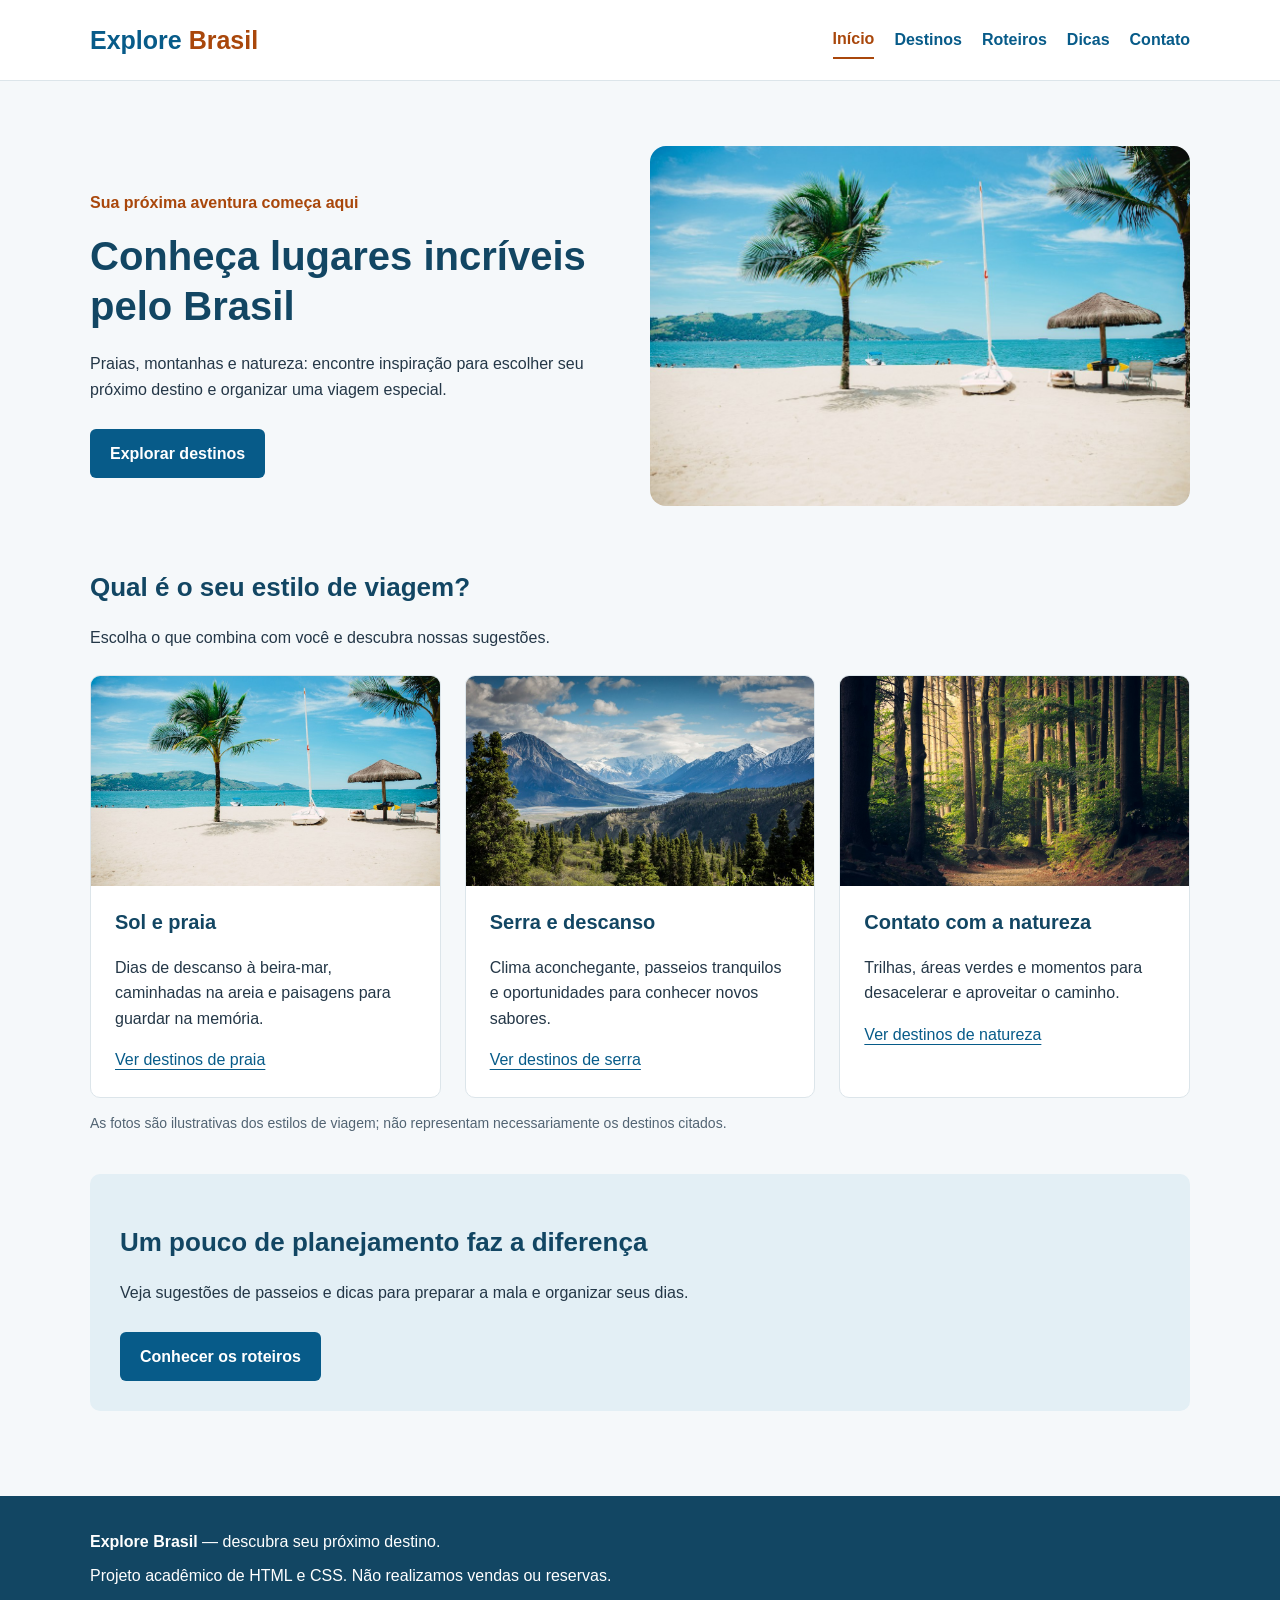
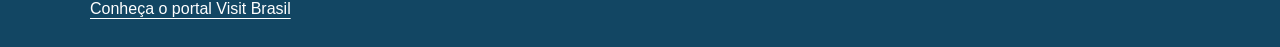
<file: index.html>
<!DOCTYPE html>
<html lang="pt-BR">
<head>
    <meta charset="UTF-8">
    <meta name="viewport" content="width=device-width, initial-scale=1.0">
    <meta name="description" content="Explore Brasil: destinos, roteiros e dicas para planejar sua próxima viagem.">
    <title>Início | Explore Brasil</title>
    <link rel="stylesheet" href="style.css">
</head>
<body>
    <a class="pular" href="#conteudo">Pular para o conteúdo</a>
    <header>
        <div class="container topo">
            <a class="marca" href="index.html">Explore <span>Brasil</span></a>
            <nav aria-label="Menu principal">
                <a href="index.html" aria-current="page">Início</a>
                <a href="destinos.html">Destinos</a>
                <a href="roteiros.html">Roteiros</a>
                <a href="dicas.html">Dicas</a>
                <a href="contato.html">Contato</a>
            </nav>
        </div>
    </header>
    <main id="conteudo" class="container">
        <section class="hero" aria-labelledby="titulo-inicio">
            <div>
                <p class="etiqueta">Sua próxima aventura começa aqui</p>
                <h1 id="titulo-inicio">Conheça lugares incríveis pelo Brasil</h1>
                <p>Praias, montanhas e natureza: encontre inspiração para escolher seu próximo destino e organizar uma viagem especial.</p>
                <a class="botao" href="destinos.html">Explorar destinos</a>
            </div>
            <img src="imagens/praia.jpg" alt="Praia com areia clara, mar azul e vegetação ao redor">
        </section>
        <section aria-labelledby="destaques">
            <h2 id="destaques">Qual é o seu estilo de viagem?</h2>
            <p>Escolha o que combina com você e descubra nossas sugestões.</p>
            <div class="grade">
                <article class="cartao">
                    <img src="imagens/praia.jpg" alt="Paisagem de praia com mar azul" loading="lazy">
                    <div class="cartao-conteudo"><h3>Sol e praia</h3><p>Dias de descanso à beira-mar, caminhadas na areia e paisagens para guardar na memória.</p><a href="destinos.html#praias">Ver destinos de praia</a></div>
                </article>
                <article class="cartao">
                    <img src="imagens/montanha.jpg" alt="Picos rochosos de uma cadeia de montanhas" loading="lazy">
                    <div class="cartao-conteudo"><h3>Serra e descanso</h3><p>Clima aconchegante, passeios tranquilos e oportunidades para conhecer novos sabores.</p><a href="destinos.html#serra">Ver destinos de serra</a></div>
                </article>
                <article class="cartao">
                    <img src="imagens/natureza.jpg" alt="Luz do sol entre árvores de uma floresta" loading="lazy">
                    <div class="cartao-conteudo"><h3>Contato com a natureza</h3><p>Trilhas, áreas verdes e momentos para desacelerar e aproveitar o caminho.</p><a href="destinos.html#natureza">Ver destinos de natureza</a></div>
                </article>
            </div>
            <p class="nota">As fotos são ilustrativas dos estilos de viagem; não representam necessariamente os destinos citados.</p>
        </section>
        <section class="chamada">
            <h2>Um pouco de planejamento faz a diferença</h2>
            <p>Veja sugestões de passeios e dicas para preparar a mala e organizar seus dias.</p>
            <a class="botao" href="roteiros.html">Conhecer os roteiros</a>
        </section>
    </main>
    <footer>
        <div class="container">
            <p><strong>Explore Brasil</strong> — descubra seu próximo destino.</p>
            <p>Projeto acadêmico de HTML e CSS. Não realizamos vendas ou reservas.</p>
            <a href="https://www.visitbrasil.com/">Conheça o portal Visit Brasil</a>
        </div>
    </footer>
</body>
</html>
</file>
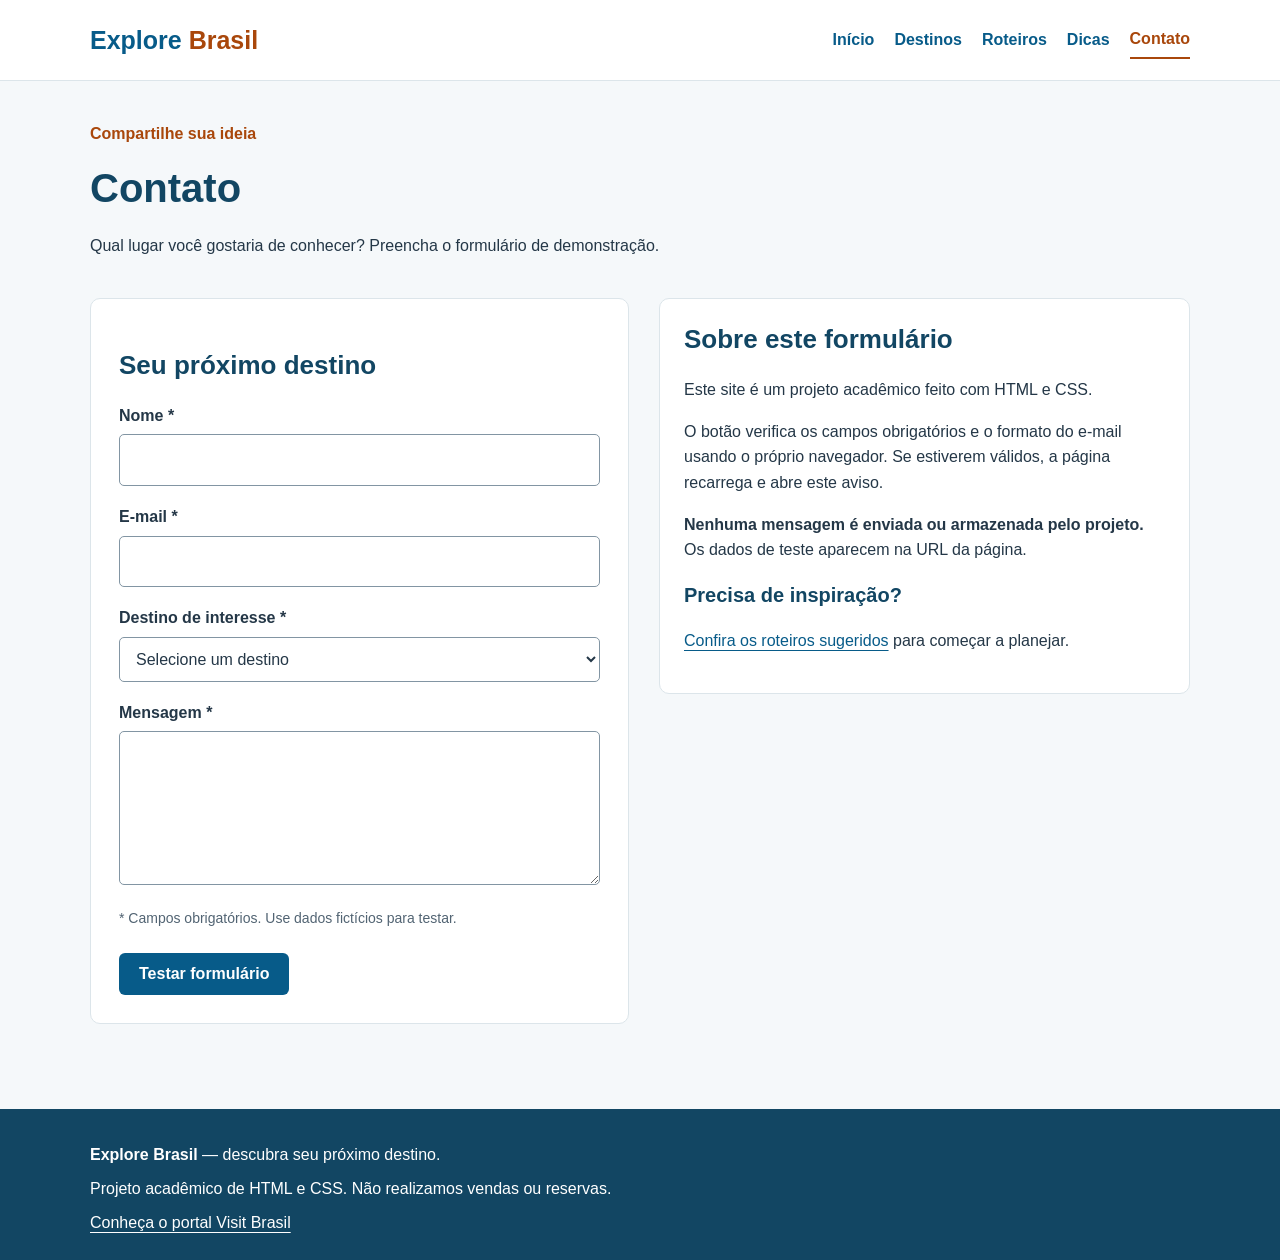
<file: contato.html>
<!DOCTYPE html>
<html lang="pt-BR">
<head>
    <meta charset="UTF-8">
    <meta name="viewport" content="width=device-width, initial-scale=1.0">
    <meta name="description" content="Explore Brasil: destinos, roteiros e dicas para planejar sua próxima viagem.">
    <title>Contato | Explore Brasil</title>
    <link rel="stylesheet" href="style.css">
</head>
<body>
    <a class="pular" href="#conteudo">Pular para o conteúdo</a>
    <header>
        <div class="container topo">
            <a class="marca" href="index.html">Explore <span>Brasil</span></a>
            <nav aria-label="Menu principal">
                <a href="index.html">Início</a>
                <a href="destinos.html">Destinos</a>
                <a href="roteiros.html">Roteiros</a>
                <a href="dicas.html">Dicas</a>
                <a href="contato.html" aria-current="page">Contato</a>
            </nav>
        </div>
    </header>
    <main id="conteudo" class="container">
        <section class="introducao">
            <p class="etiqueta">Compartilhe sua ideia</p>
            <h1>Contato</h1>
            <p>Qual lugar você gostaria de conhecer? Preencha o formulário de demonstração.</p>
        </section>
        <section class="contato-layout" aria-label="Formulário e informações de contato">
            <form action="contato.html#aviso" method="get">
                <h2>Seu próximo destino</h2>
                <label for="nome">Nome *</label>
                <input type="text" id="nome" name="nome" autocomplete="name" maxlength="100" required>
                <label for="email">E-mail *</label>
                <input type="email" id="email" name="email" autocomplete="email" maxlength="150" required>
                <label for="destino">Destino de interesse *</label>
                <select id="destino" name="destino" required>
                    <option value="">Selecione um destino</option>
                    <option>Florianópolis</option><option>Porto de Galinhas</option><option>Gramado</option><option>Campos do Jordão</option><option>Bonito</option><option>Chapada dos Veadeiros</option><option>Ainda não decidi</option>
                </select>
                <label for="mensagem">Mensagem *</label>
                <textarea id="mensagem" name="mensagem" rows="5" maxlength="1500" required></textarea>
                <p class="nota">* Campos obrigatórios. Use dados fictícios para testar.</p>
                <button class="botao" type="submit">Testar formulário</button>
            </form>
            <article class="painel" id="aviso">
                <h2>Sobre este formulário</h2>
                <p>Este site é um projeto acadêmico feito com HTML e CSS.</p>
                <p>O botão verifica os campos obrigatórios e o formato do e-mail usando o próprio navegador. Se estiverem válidos, a página recarrega e abre este aviso.</p>
                <p><strong>Nenhuma mensagem é enviada ou armazenada pelo projeto.</strong> Os dados de teste aparecem na URL da página.</p>
                <h3>Precisa de inspiração?</h3>
                <p><a href="roteiros.html">Confira os roteiros sugeridos</a> para começar a planejar.</p>
            </article>
        </section>
    </main>
    <footer>
        <div class="container">
            <p><strong>Explore Brasil</strong> — descubra seu próximo destino.</p>
            <p>Projeto acadêmico de HTML e CSS. Não realizamos vendas ou reservas.</p>
            <a href="https://www.visitbrasil.com/">Conheça o portal Visit Brasil</a>
        </div>
    </footer>
</body>
</html>
</file>
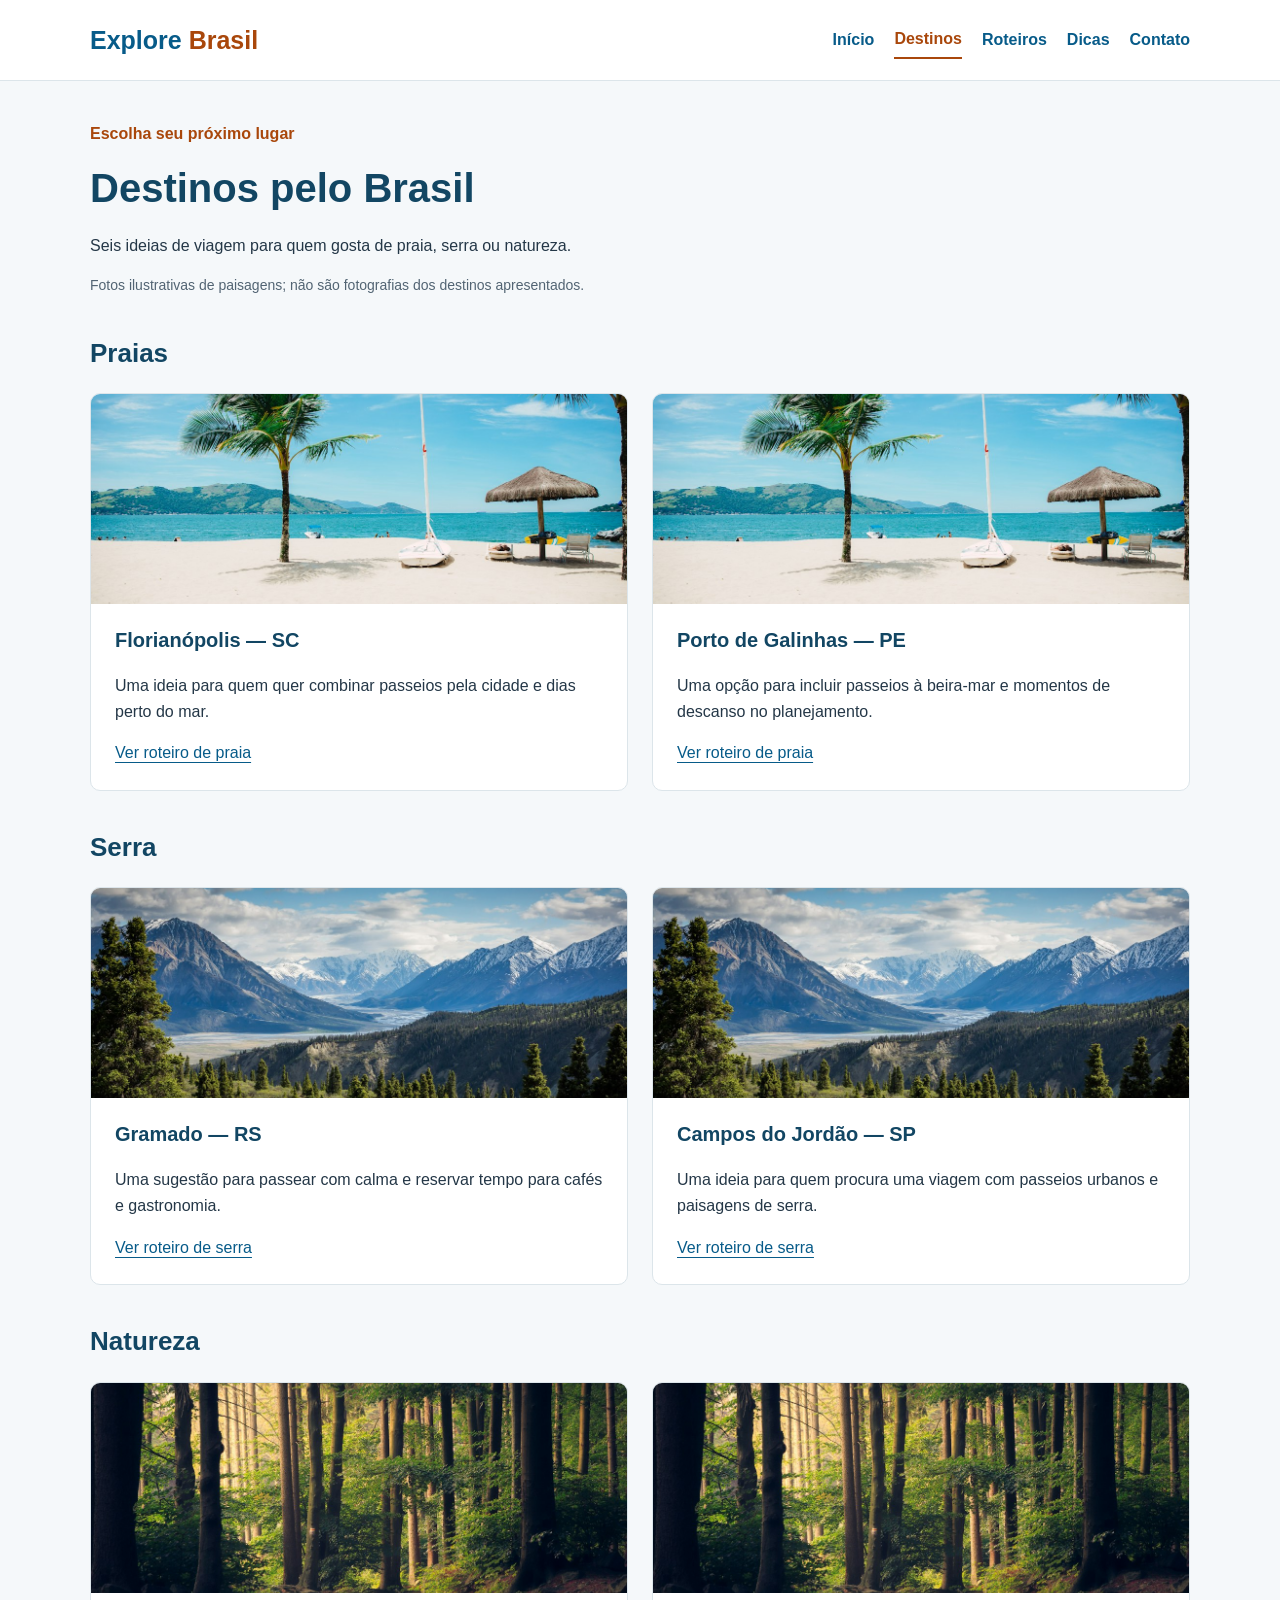
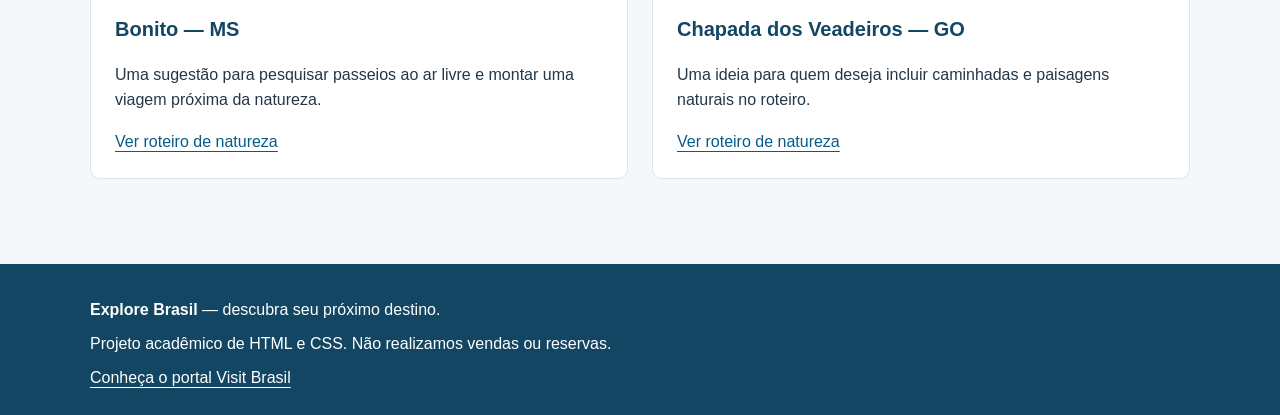
<file: destinos.html>
<!DOCTYPE html>
<html lang="pt-BR">
<head>
    <meta charset="UTF-8">
    <meta name="viewport" content="width=device-width, initial-scale=1.0">
    <meta name="description" content="Explore Brasil: destinos, roteiros e dicas para planejar sua próxima viagem.">
    <title>Destinos | Explore Brasil</title>
    <link rel="stylesheet" href="style.css">
</head>
<body>
    <a class="pular" href="#conteudo">Pular para o conteúdo</a>
    <header>
        <div class="container topo">
            <a class="marca" href="index.html">Explore <span>Brasil</span></a>
            <nav aria-label="Menu principal">
                <a href="index.html">Início</a>
                <a href="destinos.html" aria-current="page">Destinos</a>
                <a href="roteiros.html">Roteiros</a>
                <a href="dicas.html">Dicas</a>
                <a href="contato.html">Contato</a>
            </nav>
        </div>
    </header>
    <main id="conteudo" class="container">
        <section class="introducao">
            <p class="etiqueta">Escolha seu próximo lugar</p>
            <h1>Destinos pelo Brasil</h1>
            <p>Seis ideias de viagem para quem gosta de praia, serra ou natureza.</p>
            <p class="nota">Fotos ilustrativas de paisagens; não são fotografias dos destinos apresentados.</p>
        </section>
        <section id="praias">
            <h2>Praias</h2>
            <div class="grade dupla">
                <article class="cartao"><img src="imagens/praia.jpg" alt="Praia de areia clara e águas azuis, imagem ilustrativa" loading="lazy"><div class="cartao-conteudo"><h3>Florianópolis — SC</h3><p>Uma ideia para quem quer combinar passeios pela cidade e dias perto do mar.</p><a href="roteiros.html#praia">Ver roteiro de praia</a></div></article>
                <article class="cartao"><img src="imagens/praia.jpg" alt="Mar azul junto a uma praia, imagem ilustrativa" loading="lazy"><div class="cartao-conteudo"><h3>Porto de Galinhas — PE</h3><p>Uma opção para incluir passeios à beira-mar e momentos de descanso no planejamento.</p><a href="roteiros.html#praia">Ver roteiro de praia</a></div></article>
            </div>
        </section>
        <section id="serra">
            <h2>Serra</h2>
            <div class="grade dupla">
                <article class="cartao"><img src="imagens/montanha.jpg" alt="Montanhas rochosas, imagem ilustrativa da categoria serra" loading="lazy"><div class="cartao-conteudo"><h3>Gramado — RS</h3><p>Uma sugestão para passear com calma e reservar tempo para cafés e gastronomia.</p><a href="roteiros.html#serra">Ver roteiro de serra</a></div></article>
                <article class="cartao"><img src="imagens/montanha.jpg" alt="Paisagem montanhosa, imagem ilustrativa da categoria serra" loading="lazy"><div class="cartao-conteudo"><h3>Campos do Jordão — SP</h3><p>Uma ideia para quem procura uma viagem com passeios urbanos e paisagens de serra.</p><a href="roteiros.html#serra">Ver roteiro de serra</a></div></article>
            </div>
        </section>
        <section id="natureza">
            <h2>Natureza</h2>
            <div class="grade dupla">
                <article class="cartao"><img src="imagens/natureza.jpg" alt="Floresta iluminada pelo sol, imagem ilustrativa" loading="lazy"><div class="cartao-conteudo"><h3>Bonito — MS</h3><p>Uma sugestão para pesquisar passeios ao ar livre e montar uma viagem próxima da natureza.</p><a href="roteiros.html#natureza">Ver roteiro de natureza</a></div></article>
                <article class="cartao"><img src="imagens/natureza.jpg" alt="Árvores e vegetação de uma floresta, imagem ilustrativa" loading="lazy"><div class="cartao-conteudo"><h3>Chapada dos Veadeiros — GO</h3><p>Uma ideia para quem deseja incluir caminhadas e paisagens naturais no roteiro.</p><a href="roteiros.html#natureza">Ver roteiro de natureza</a></div></article>
            </div>
        </section>
    </main>
    <footer>
        <div class="container">
            <p><strong>Explore Brasil</strong> — descubra seu próximo destino.</p>
            <p>Projeto acadêmico de HTML e CSS. Não realizamos vendas ou reservas.</p>
            <a href="https://www.visitbrasil.com/">Conheça o portal Visit Brasil</a>
        </div>
    </footer>
</body>
</html>
</file>
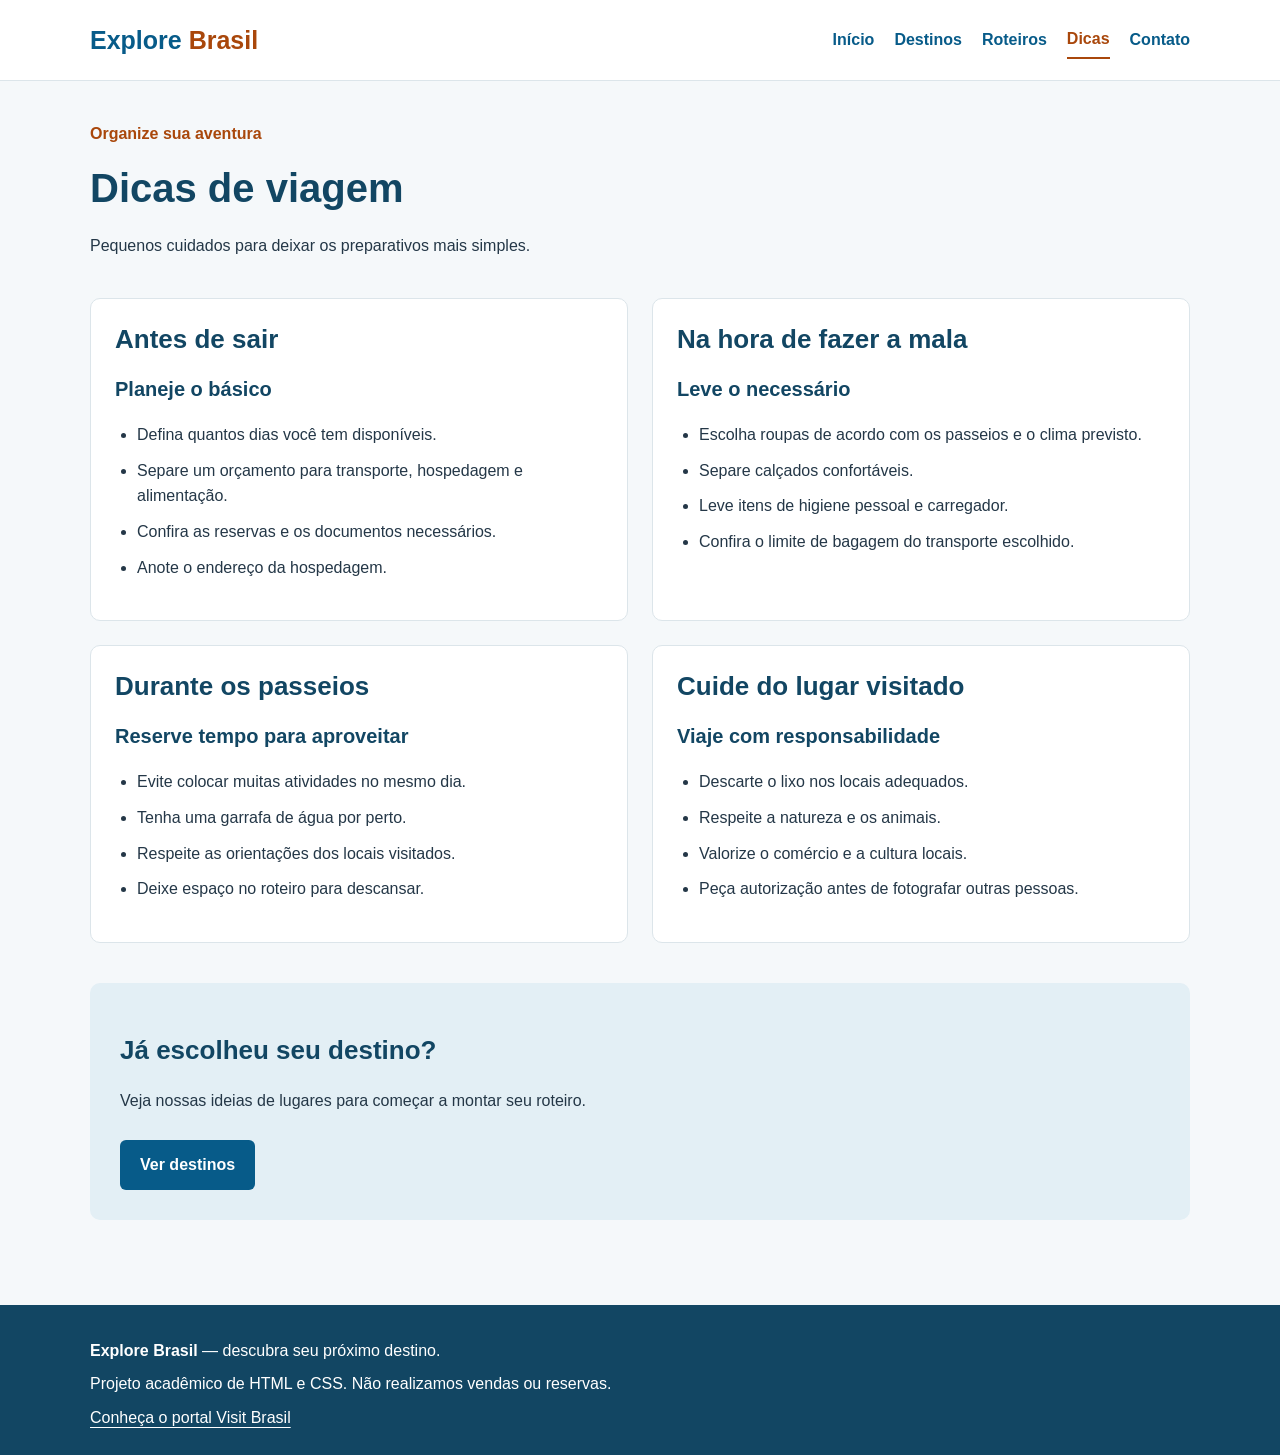
<file: dicas.html>
<!DOCTYPE html>
<html lang="pt-BR">
<head>
    <meta charset="UTF-8">
    <meta name="viewport" content="width=device-width, initial-scale=1.0">
    <meta name="description" content="Explore Brasil: destinos, roteiros e dicas para planejar sua próxima viagem.">
    <title>Dicas de viagem | Explore Brasil</title>
    <link rel="stylesheet" href="style.css">
</head>
<body>
    <a class="pular" href="#conteudo">Pular para o conteúdo</a>
    <header>
        <div class="container topo">
            <a class="marca" href="index.html">Explore <span>Brasil</span></a>
            <nav aria-label="Menu principal">
                <a href="index.html">Início</a>
                <a href="destinos.html">Destinos</a>
                <a href="roteiros.html">Roteiros</a>
                <a href="dicas.html" aria-current="page">Dicas</a>
                <a href="contato.html">Contato</a>
            </nav>
        </div>
    </header>
    <main id="conteudo" class="container">
        <section class="introducao">
            <p class="etiqueta">Organize sua aventura</p>
            <h1>Dicas de viagem</h1>
            <p>Pequenos cuidados para deixar os preparativos mais simples.</p>
        </section>
        <section class="grade dupla" aria-label="Dicas para organizar a viagem">
            <article class="painel"><h2>Antes de sair</h2><h3>Planeje o básico</h3><ul><li>Defina quantos dias você tem disponíveis.</li><li>Separe um orçamento para transporte, hospedagem e alimentação.</li><li>Confira as reservas e os documentos necessários.</li><li>Anote o endereço da hospedagem.</li></ul></article>
            <article class="painel"><h2>Na hora de fazer a mala</h2><h3>Leve o necessário</h3><ul><li>Escolha roupas de acordo com os passeios e o clima previsto.</li><li>Separe calçados confortáveis.</li><li>Leve itens de higiene pessoal e carregador.</li><li>Confira o limite de bagagem do transporte escolhido.</li></ul></article>
            <article class="painel"><h2>Durante os passeios</h2><h3>Reserve tempo para aproveitar</h3><ul><li>Evite colocar muitas atividades no mesmo dia.</li><li>Tenha uma garrafa de água por perto.</li><li>Respeite as orientações dos locais visitados.</li><li>Deixe espaço no roteiro para descansar.</li></ul></article>
            <article class="painel"><h2>Cuide do lugar visitado</h2><h3>Viaje com responsabilidade</h3><ul><li>Descarte o lixo nos locais adequados.</li><li>Respeite a natureza e os animais.</li><li>Valorize o comércio e a cultura locais.</li><li>Peça autorização antes de fotografar outras pessoas.</li></ul></article>
        </section>
        <section class="chamada"><h2>Já escolheu seu destino?</h2><p>Veja nossas ideias de lugares para começar a montar seu roteiro.</p><a class="botao" href="destinos.html">Ver destinos</a></section>
    </main>
    <footer>
        <div class="container">
            <p><strong>Explore Brasil</strong> — descubra seu próximo destino.</p>
            <p>Projeto acadêmico de HTML e CSS. Não realizamos vendas ou reservas.</p>
            <a href="https://www.visitbrasil.com/">Conheça o portal Visit Brasil</a>
        </div>
    </footer>
</body>
</html>
</file>
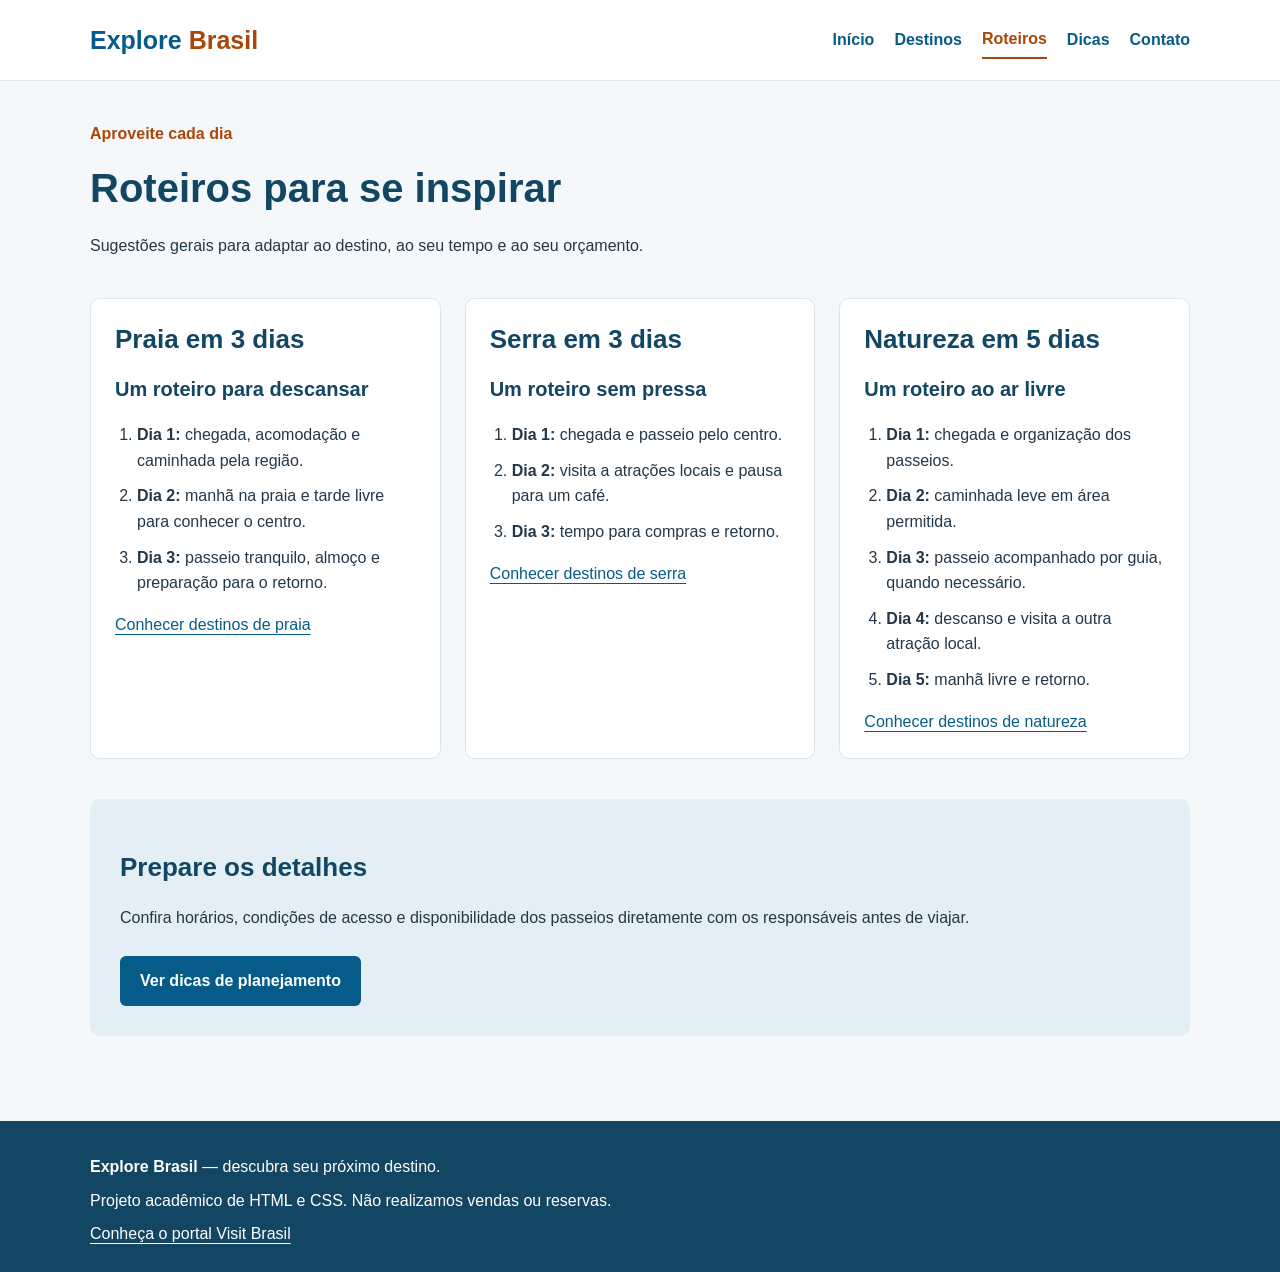
<file: roteiros.html>
<!DOCTYPE html>
<html lang="pt-BR">
<head>
    <meta charset="UTF-8">
    <meta name="viewport" content="width=device-width, initial-scale=1.0">
    <meta name="description" content="Explore Brasil: destinos, roteiros e dicas para planejar sua próxima viagem.">
    <title>Roteiros | Explore Brasil</title>
    <link rel="stylesheet" href="style.css">
</head>
<body>
    <a class="pular" href="#conteudo">Pular para o conteúdo</a>
    <header>
        <div class="container topo">
            <a class="marca" href="index.html">Explore <span>Brasil</span></a>
            <nav aria-label="Menu principal">
                <a href="index.html">Início</a>
                <a href="destinos.html">Destinos</a>
                <a href="roteiros.html" aria-current="page">Roteiros</a>
                <a href="dicas.html">Dicas</a>
                <a href="contato.html">Contato</a>
            </nav>
        </div>
    </header>
    <main id="conteudo" class="container">
        <section class="introducao">
            <p class="etiqueta">Aproveite cada dia</p>
            <h1>Roteiros para se inspirar</h1>
            <p>Sugestões gerais para adaptar ao destino, ao seu tempo e ao seu orçamento.</p>
        </section>
        <section class="grade">
            <article id="praia" class="painel">
                <h2>Praia em 3 dias</h2>
                <h3>Um roteiro para descansar</h3>
                <ol><li><strong>Dia 1:</strong> chegada, acomodação e caminhada pela região.</li><li><strong>Dia 2:</strong> manhã na praia e tarde livre para conhecer o centro.</li><li><strong>Dia 3:</strong> passeio tranquilo, almoço e preparação para o retorno.</li></ol>
                <a href="destinos.html#praias">Conhecer destinos de praia</a>
            </article>
            <article id="serra" class="painel">
                <h2>Serra em 3 dias</h2>
                <h3>Um roteiro sem pressa</h3>
                <ol><li><strong>Dia 1:</strong> chegada e passeio pelo centro.</li><li><strong>Dia 2:</strong> visita a atrações locais e pausa para um café.</li><li><strong>Dia 3:</strong> tempo para compras e retorno.</li></ol>
                <a href="destinos.html#serra">Conhecer destinos de serra</a>
            </article>
            <article id="natureza" class="painel">
                <h2>Natureza em 5 dias</h2>
                <h3>Um roteiro ao ar livre</h3>
                <ol><li><strong>Dia 1:</strong> chegada e organização dos passeios.</li><li><strong>Dia 2:</strong> caminhada leve em área permitida.</li><li><strong>Dia 3:</strong> passeio acompanhado por guia, quando necessário.</li><li><strong>Dia 4:</strong> descanso e visita a outra atração local.</li><li><strong>Dia 5:</strong> manhã livre e retorno.</li></ol>
                <a href="destinos.html#natureza">Conhecer destinos de natureza</a>
            </article>
        </section>
        <section class="chamada"><h2>Prepare os detalhes</h2><p>Confira horários, condições de acesso e disponibilidade dos passeios diretamente com os responsáveis antes de viajar.</p><a class="botao" href="dicas.html">Ver dicas de planejamento</a></section>
    </main>
    <footer>
        <div class="container">
            <p><strong>Explore Brasil</strong> — descubra seu próximo destino.</p>
            <p>Projeto acadêmico de HTML e CSS. Não realizamos vendas ou reservas.</p>
            <a href="https://www.visitbrasil.com/">Conheça o portal Visit Brasil</a>
        </div>
    </footer>
</body>
</html>
</file>
<file: style.css>
/* Estilos compartilhados pelas cinco páginas. */
* {
    box-sizing: border-box;
}

body {
    margin: 0;
    font-family: Arial, Helvetica, sans-serif;
    line-height: 1.6;
    color: #243747;
    background-color: #f5f8fa;
}

.container {
    width: 90%;
    max-width: 1100px;
    margin: 0 auto;
}

header {
    background-color: #ffffff;
    border-bottom: 1px solid #dce5ea;
}

.topo, nav {
    display: flex;
    align-items: center;
    flex-wrap: wrap;
    gap: 20px;
}

.topo {
    justify-content: space-between;
    padding: 20px 0;
}

a {
    color: #075b89;
    text-underline-offset: 4px;
}

a:hover {
    color: #923b09;
}

.marca {
    font-size: 25px;
    font-weight: bold;
    text-decoration: none;
}

.marca span {
    color: #a9470b;
}

nav a {
    padding: 5px 0;
    text-decoration: none;
    font-weight: bold;
}

nav a[aria-current="page"] {
    color: #a9470b;
    border-bottom: 2px solid #a9470b;
}

main {
    padding-bottom: 45px;
}

section {
    margin: 40px 0;
    scroll-margin-top: 20px;
}

h1, h2, h3 {
    line-height: 1.25;
    color: #124663;
}

h1 {
    font-size: 40px;
    margin: 12px 0 20px;
}

h2 {
    font-size: 26px;
}

h3 {
    font-size: 20px;
}

.etiqueta {
    color: #a9470b;
    font-weight: bold;
}

.hero {
    display: flex;
    align-items: center;
    gap: 35px;
    padding: 25px 0;
}

.hero div, .hero img {
    width: 50%;
}

.hero img {
    height: 360px;
    object-fit: cover;
    border-radius: 16px;
}

.botao {
    display: inline-block;
    padding: 12px 20px;
    margin-top: 10px;
    border: 0;
    border-radius: 6px;
    background-color: #075b89;
    color: #ffffff;
    text-decoration: none;
    font-size: 16px;
    font-family: inherit;
    font-weight: bold;
    cursor: pointer;
}

.botao:hover {
    background-color: #124663;
    color: #ffffff;
}

.grade {
    display: flex;
    flex-wrap: wrap;
    gap: 24px;
    margin-top: 24px;
}

.cartao, .painel {
    flex: 1 1 280px;
    min-width: 0;
    background-color: #ffffff;
    border: 1px solid #dce5ea;
    border-radius: 10px;
}

.dupla > article {
    flex-basis: 40%;
}

.cartao {
    overflow: hidden;
}

.cartao img {
    display: block;
    width: 100%;
    height: 210px;
    object-fit: cover;
}

.cartao-conteudo, .painel {
    padding: 24px;
}

.cartao h3, .painel h2 {
    margin-top: 0;
}

li {
    margin-bottom: 10px;
}

ul, ol {
    padding-left: 22px;
}

.chamada {
    padding: 30px;
    background-color: #e3eff5;
    border-radius: 10px;
}

.introducao {
    max-width: 800px;
}

.nota {
    color: #526473;
    font-size: 14px;
}

.contato-layout {
    display: flex;
    align-items: flex-start;
    gap: 30px;
}

form {
    flex: 1;
    min-width: 0;
    padding: 28px;
    background-color: #ffffff;
    border: 1px solid #dce5ea;
    border-radius: 10px;
}

.contato-layout .painel {
    flex: 1;
}

label {
    display: block;
    margin: 18px 0 6px;
    font-weight: bold;
}

input, select, textarea {
    width: 100%;
    padding: 12px;
    border: 1px solid #8295a3;
    border-radius: 5px;
    font: inherit;
    color: #243747;
    background-color: #ffffff;
}

textarea {
    resize: vertical;
}

:focus-visible {
    outline: 3px solid #a9470b;
    outline-offset: 4px;
}

#aviso:target {
    border: 2px solid #075b89;
}

footer {
    padding: 25px 0;
    background-color: #124663;
    color: #ffffff;
}

footer p {
    margin: 8px 0;
}

footer a {
    color: #ffffff;
}

footer a:hover {
    color: #ffd5a8;
}

.pular {
    position: absolute;
    top: -100px;
    left: 15px;
    padding: 10px;
    background-color: #ffffff;
}

.pular:focus {
    top: 10px;
}

/* No celular, os conteúdos ficam um abaixo do outro. */
@media (max-width: 700px) {
    .topo, .hero, .contato-layout {
        flex-direction: column;
        align-items: stretch;
    }

    nav {
        gap: 12px 18px;
    }

    h1 {
        font-size: 30px;
    }

    .hero div, .hero img {
        width: 100%;
    }

    .hero img {
        height: 240px;
    }

    .grade > article {
        flex-basis: 100%;
    }

    section {
        margin: 30px 0;
    }

    form, .chamada, .painel, .cartao-conteudo {
        padding: 20px;
    }
}
</file>
